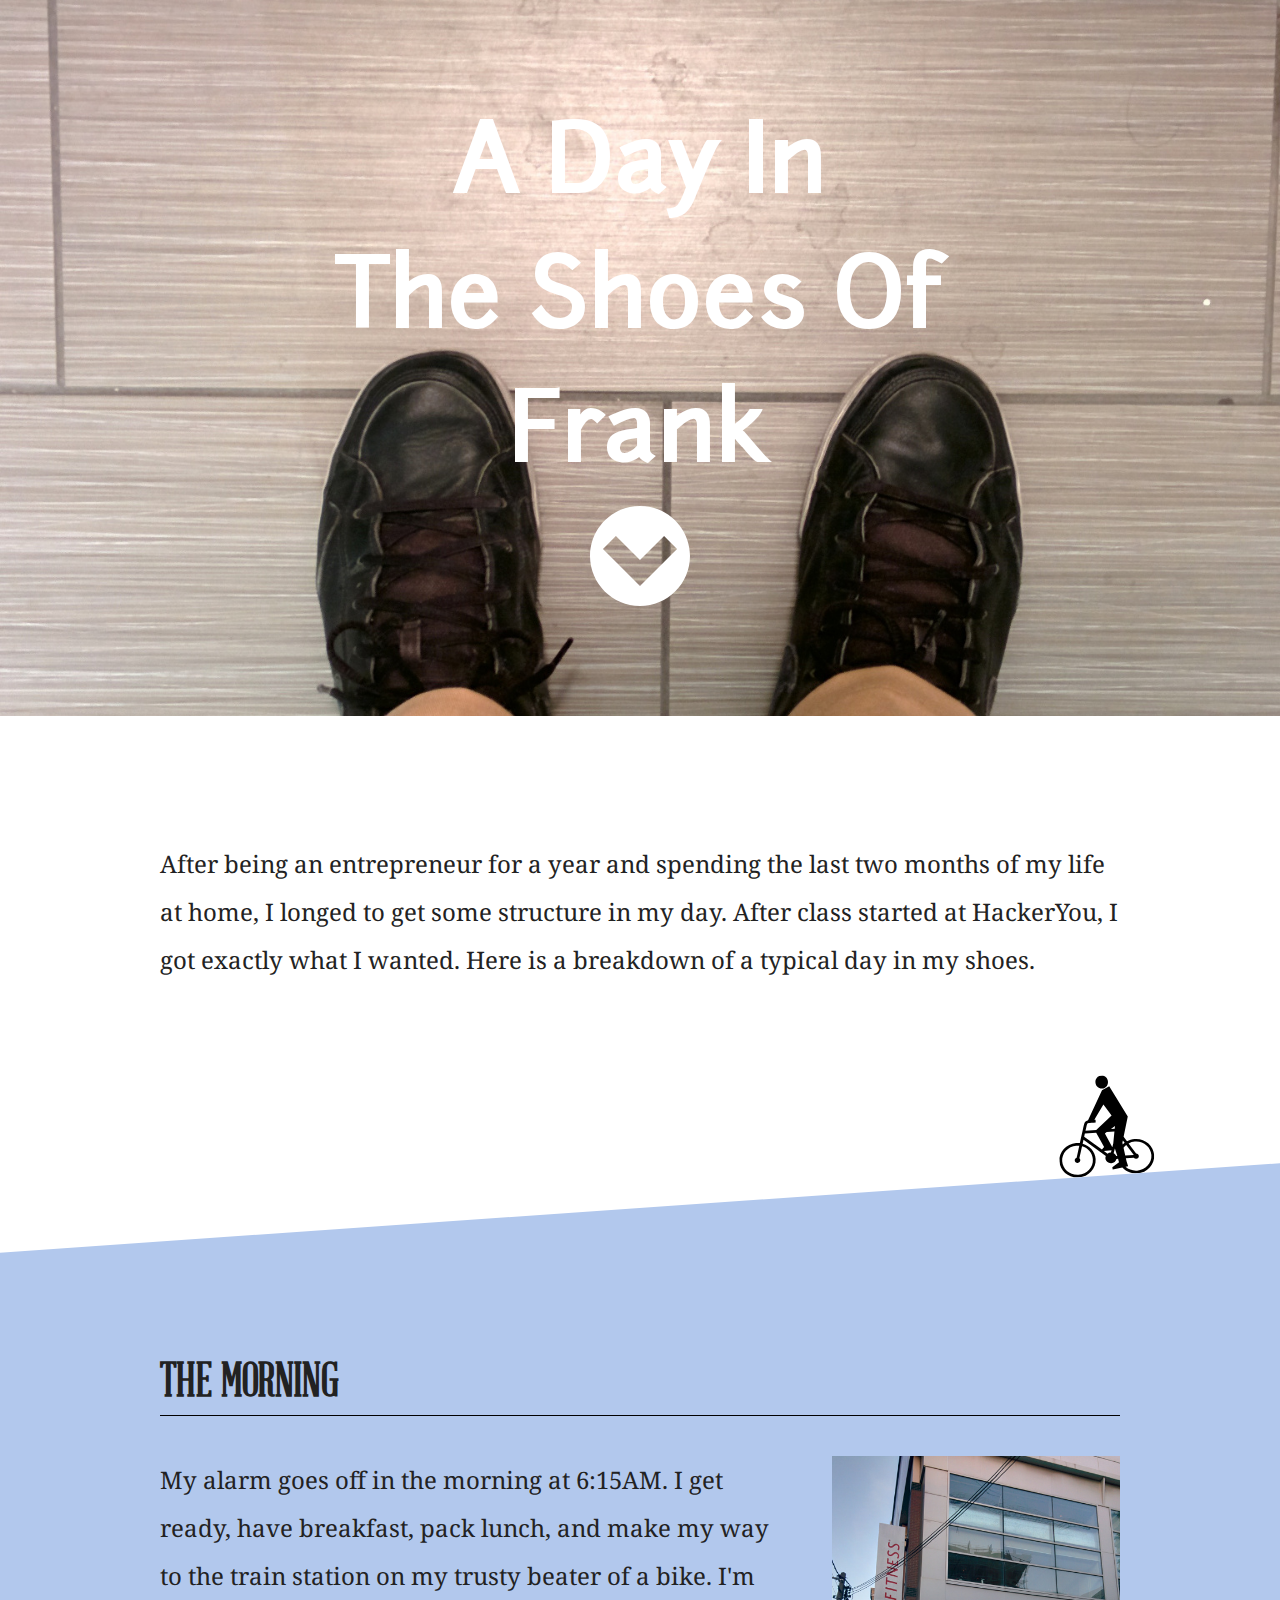
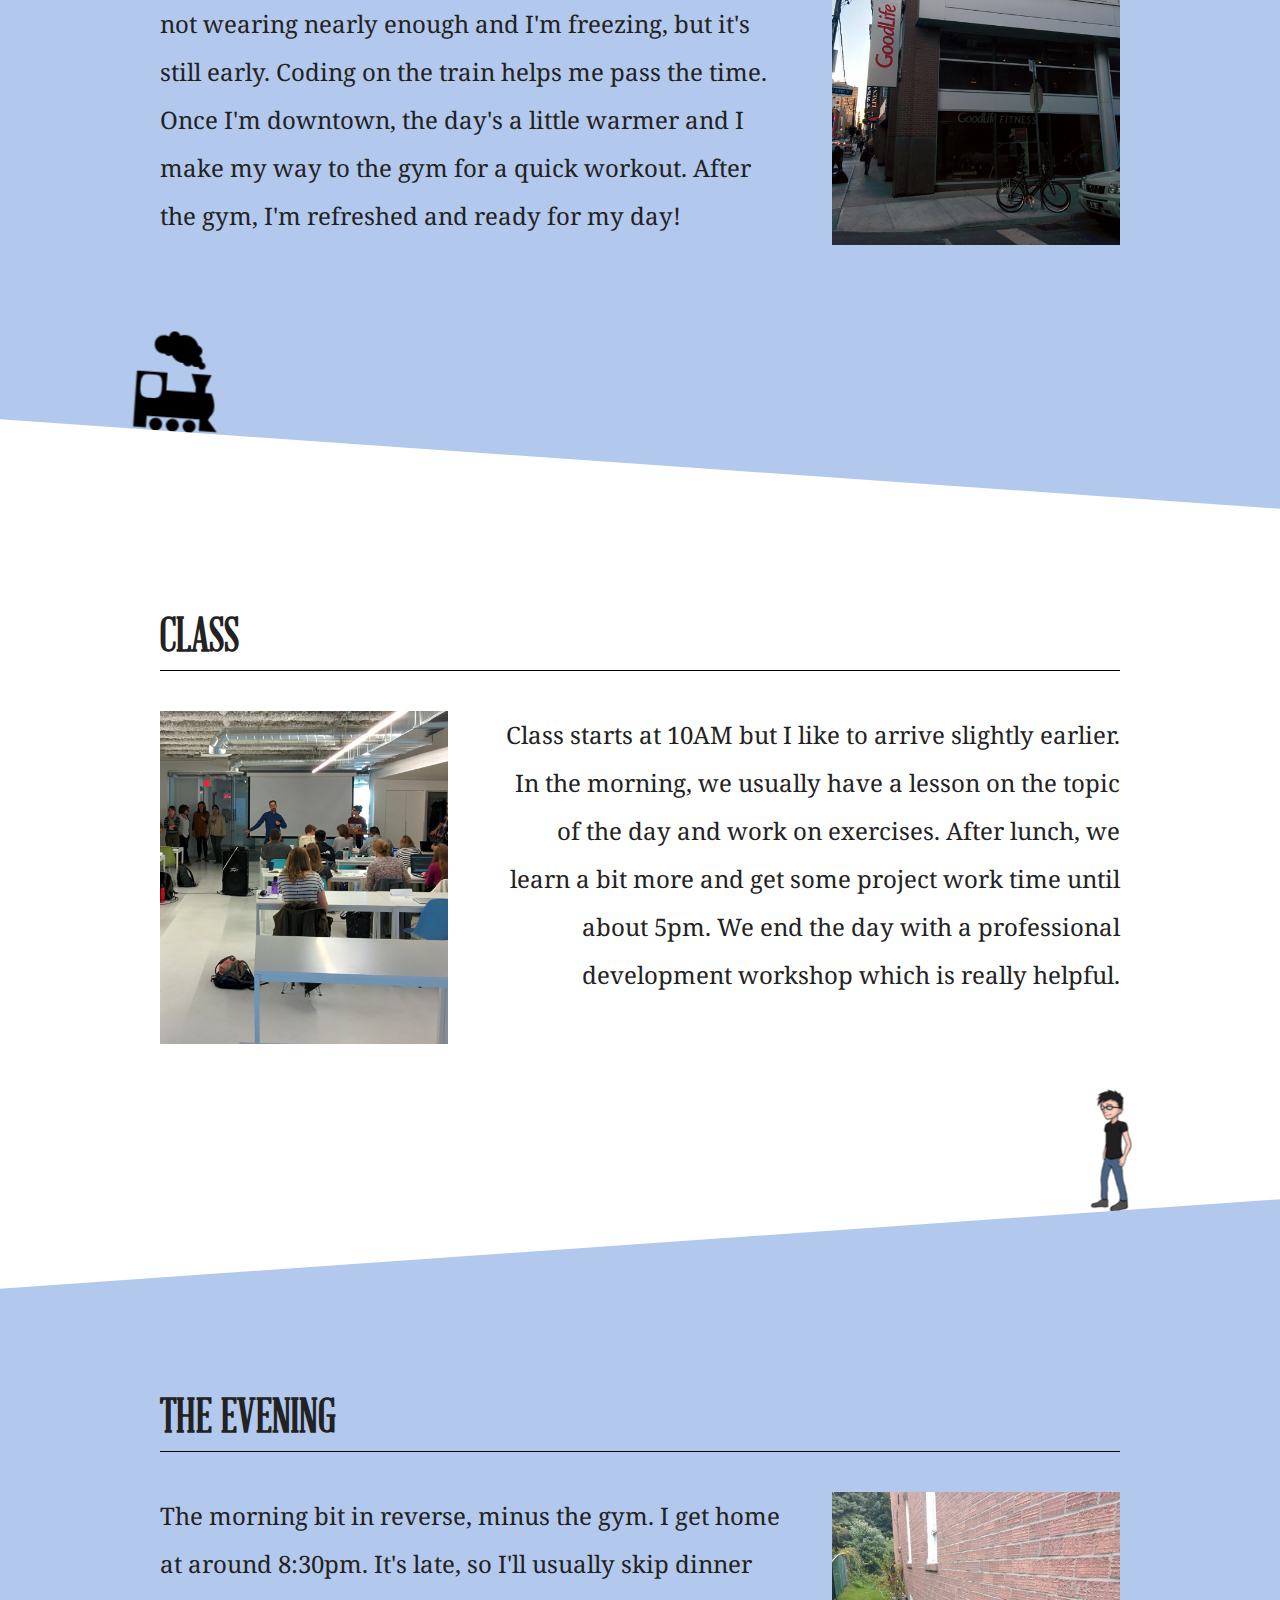
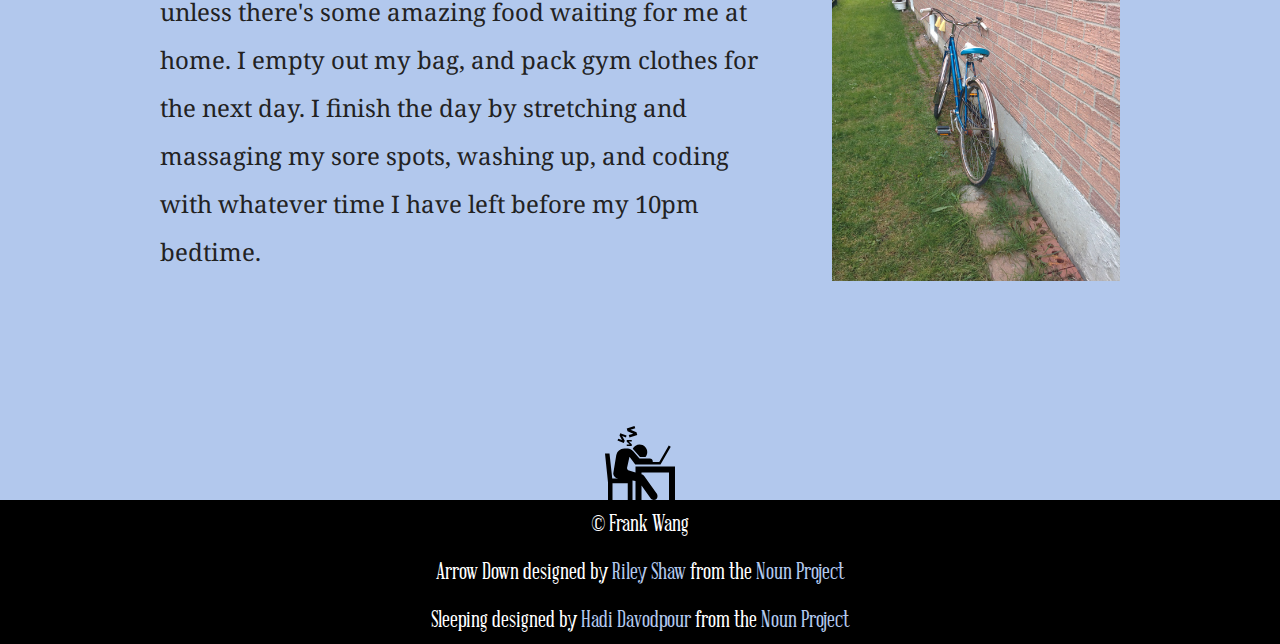
<file: index.html>
<!DOCTYPE html>
<!--[if lt IE 7]>      <html class="no-js lt-ie9 lt-ie8 lt-ie7"> <![endif]-->
<!--[if IE 7]>         <html class="no-js lt-ie9 lt-ie8"> <![endif]-->
<!--[if IE 8]>         <html class="no-js lt-ie9"> <![endif]-->
<!--[if gt IE 8]><!--> <html class="no-js"> <!--<![endif]-->
<html>
  <head>
    <meta charset="utf-8">
    <meta http-equiv="X-UA-Compatible" content="IE=edge,chrome=1">
    <title>A Day In Frank's Shoes</title>
    <meta name="description" content="">
    <meta name="viewport" content="width=device-width">
    <link rel="stylesheet" href="css/normalize.css">
    <link rel="stylesheet" href="css/main.css">
    <link href="css/style.css" rel="stylesheet" type="text/css" /><link href="css/abraham/stylesheet.css" rel="stylesheet" type="text/css" /><link href="css/junction/junction.css" rel="stylesheet" type="text/css" />
    <link href='http://fonts.googleapis.com/css?family=Droid+Serif:400,400italic' rel='stylesheet' type='text/css'>
  </head>
  <body>
    <!--[if lt IE 7]>
        <p class="chromeframe">You are using an outdated browser. <a href="http://browsehappy.com/">Upgrade your browser today</a> or <a href="http://www.google.com/chromeframe/?redirect=true">install Google Chrome Frame</a> to better experience this site.</p>
        <![endif]-->

    <!-- Add your site or application content here -->
<header id="top">
  <h1>A Day In <br>The Shoes Of <br>Frank</h1>
  <a data-scroll href="#intro">
    <svg class="down" xmlns="http://www.w3.org/2000/svg" xmlns:xlink="http://www.w3.org/1999/xlink" version="1.1" id="Layer_1" x="0px" y="0px" width="100px" height="100px" viewBox="0 0 100 100" enable-background="new 0 0 100 100" xml:space="preserve">
      <path d="M-0.001,50c0,27.613,22.386,50,50,50c27.614,0,50-22.387,50-50c0-27.615-22.386-50-50-50C22.386,0-0.001,22.384-0.001,50z   M74.074,30l12.963,12.964L50,79.998L12.963,42.963L25.926,30L50,54.072L74.074,30z"/>
    </svg>
  </a>
</header>
<div id="intro" class="filler"></div>

<section class="intro">
  <div class="container unskew">
    <p>
      After being an entrepreneur for a year and spending the last two months of my life at home, I longed to get some structure in my day. After class started at HackerYou, I got exactly what I wanted. Here is a breakdown of a typical day in my shoes.
    </p>
  </div>
  <svg class="bike commute" version="1.0" id="Layer_1" xmlns="http://www.w3.org/2000/svg" xmlns:xlink="http://www.w3.org/1999/xlink" x="0px" y="0px"
       width="95.018px" height="100px" viewBox="0 0 95.018 100" enable-background="new 0 0 95.018 100" xml:space="preserve">
    <path id="path6956" d="M54.03,6.466c0,3.569-2.813,6.465-6.281,6.465s-6.281-2.896-6.281-6.465C41.468,2.896,44.282,0,47.75,0
			   S54.03,2.896,54.03,6.466z"/>
    <path d="M76.853,65.509c-0.078,0-0.156-0.001-0.234,0c-2.791,0.034-5.431,0.666-7.783,1.768l-3.051-4.747l5.562-19.996
	     L54.928,11.257l-7.455,3.414L31.442,43.705c-2.797,0.587-3.355,1.63-4.234,3.723c-0.114,0.272-2.539,8.416-5.502,18.412
	     c-1.146-0.216-2.329-0.331-3.541-0.331c-0.079,0-0.156-0.001-0.234,0C8.012,65.629,0,73.31,0,82.754C0,92.274,8.138,100,18.165,100
	     c10.027,0,18.165-7.726,18.165-17.246c0-7.431-4.959-13.768-11.904-16.191c0.385-1.299,0.769-2.592,1.143-3.854l21.128,17.69
	     c-0.372,0.71-0.586,1.508-0.586,2.354c0,2.931,2.503,5.307,5.589,5.307c2.573,0,4.734-1.652,5.385-3.899h1.668
	     c0.102,1.203,0.339,2.371,0.689,3.492L52.37,92.29l0.242,2.209l9.754-1.351c3.316,4.16,8.57,6.852,14.486,6.852
	     c10.026,0,18.165-7.726,18.165-17.246C95.018,73.235,86.879,65.509,76.853,65.509z M33.535,82.754
	     c0,8.056-6.886,14.593-15.37,14.593S2.794,90.81,2.794,82.754c0-7.991,6.778-14.49,15.171-14.592c0.066-0.001,0.133,0,0.199,0
	     c0.95,0,1.878,0.086,2.78,0.243c-1.139,3.846-2.333,7.879-3.489,11.785c-1.2,0.298-2.086,1.331-2.086,2.563
	     c0,1.466,1.251,2.653,2.795,2.653s2.794-1.188,2.794-2.653c0-0.715-0.299-1.362-0.784-1.84c0.955-3.226,2.206-7.451,3.49-11.785
	     C29.435,71.232,33.535,76.54,33.535,82.754z M29.818,48.477c0.688-1.638,0.732-1.727,2.245-2.03c0.607-0.032,4.34-0.012,6.871,0.013
	     l0.028-2.812c-0.421-0.004-0.816-0.008-1.19-0.011l10.113-14.795l7.383,11.67L38.945,53.886H28.192
	     C29.088,50.879,29.707,48.817,29.818,48.477z M57.897,51.229l-0.447,2.657h-3.748L57.897,51.229z M26.442,59.771
	     c0.317-1.069,0.623-2.099,0.913-3.072h11.338l6.92,14.802l-2.362,2.345L26.442,59.771z M52,77.463c-0.1-0.005-0.198-0.015-0.3-0.015
	     c-1.143,0-2.203,0.327-3.089,0.886l-3.506-2.937l7.702-0.332L52,77.463z M47.35,57.908l1.91-1.21h7.719l-2.007,11.946l-1.188,3.527
	     L47.35,57.908z M57.085,81.348c-0.372-1.284-1.236-2.372-2.392-3.069l1.546-4.586l1.922,7.655H57.085z M64.161,68.358l0.612-2.198
	     l1.61,2.506c-0.688,0.461-1.335,0.971-1.947,1.517L64.161,68.358z M67.844,70.937l6.667,10.372
	     c-0.009,0.013-0.017,0.026-0.025,0.039h-8.368l-1.176-7.809C65.786,72.558,66.762,71.682,67.844,70.937z M76.853,97.347
	     c-4.438,0-8.435-1.79-11.24-4.647l2.633-0.364l-1.252-5.167l-0.453-3.007h7.945c0.494,0.748,1.368,1.246,2.367,1.246
	     c1.543,0,2.794-1.188,2.794-2.653c0-1.39-1.127-2.528-2.562-2.642L70.3,69.555c1.932-0.866,4.082-1.365,6.354-1.393
	     c0.066-0.001,0.133,0,0.199,0c8.484,0,15.37,6.537,15.37,14.592C92.223,90.81,85.337,97.347,76.853,97.347z"/>
  </svg>
</section>


<section class="morning">
  <div class="negunskew container clearfix">
    <h2 id="morning">The Morning</h2>
    <img class="right" alt="" width="500" height="676" src="img/gym.jpg" />
    <p class="leftp">
      My alarm goes off in the morning at 6:15AM. I get ready, have breakfast, pack lunch, and make my way to the train station on my trusty beater of a bike. I'm not wearing nearly enough and I'm freezing, but it's still early. Coding on the train helps me pass the time. Once I'm downtown, the day's a little warmer and I make my way to the gym for a quick workout. After the gym, I'm refreshed and ready for my day!
    </p>
  </div>
  <svg class="train commute" xmlns="http://www.w3.org/2000/svg" xmlns:xlink="http://www.w3.org/1999/xlink" version="1.1" id="Layer_1" x="0px" y="0px" width="100px" height="100px" viewBox="0 0 100 100" enable-background="new 0 0 100 100" xml:space="preserve">
    <g>
      <path d="M29.38,93.845c0-3.559,2.883-6.441,6.439-6.441c3.564,0,6.447,2.883,6.447,6.441c0,3.565-2.883,6.448-6.447,6.448   C32.264,100.293,29.38,97.411,29.38,93.845z"/>
      <path d="M46.137,93.845c0-3.559,2.888-6.441,6.447-6.441c3.561,0,6.443,2.883,6.443,6.441c0,3.565-2.883,6.448-6.443,6.448   C49.025,100.293,46.137,97.411,46.137,93.845z"/>
      <path d="M62.894,93.845c0-3.559,2.882-6.441,6.448-6.441c3.559,0,6.445,2.883,6.445,6.441c0,3.565-2.887,6.448-6.445,6.448   C65.776,100.293,62.894,97.411,62.894,93.845z"/>
      <path d="M91.582,41.635H61.121v17.888H31.789v-5.379l5.164-12.83H16.97l5.155,12.849v5.359h-6.283c0,0-8.272,15.092,0,23.365   l1.665,3.415L7.875,97.698h17.961V86.274h53.016v11.424h12.73V86.274v-26.73V41.635z M87.236,57.107   c0,5.963-0.965,10.798-6.923,10.798h-7.741c-5.959,0-6.927-4.835-6.927-10.798v-1.773c0-5.962,0.968-10.797,6.927-10.797h7.741   c5.958,0,6.923,4.834,6.923,10.797V57.107z"/>
      <path d="M66.641,4.51c-1.749,0-3.386,0.499-4.777,1.35c0-0.089,0.01-0.174,0.01-0.263c0-3.09-2.507-5.597-5.593-5.597   c-2.528,0-4.66,1.669-5.356,3.974c-1.607-0.645-3.367-1.007-5.201-1.007c-6.156,0-11.371,3.97-13.262,9.481   c-2.601,0.499-4.571,2.784-4.571,5.53c0,1.994,1.039,3.749,2.61,4.75c-1.938,0.987-3.259,2.991-3.259,5.309   c0,0.446,0.047,0.875,0.141,1.293c-0.047-0.004-0.094-0.019-0.141-0.019c-1.933,0-3.503,1.571-3.503,3.504s1.57,3.5,3.503,3.5   c1.717,0,3.146-1.247,3.438-2.883c0.767,0.367,1.623,0.573,2.521,0.573c1.811,0,3.424-0.809,4.524-2.083   c0.861,1.289,2.323,2.14,3.993,2.14c2.037,0,3.767-1.27,4.473-3.057c5.112-0.17,9.533-3.058,11.84-7.28   c0.862,0.724,1.957,1.175,3.166,1.175c1.679,0,3.146-0.837,4.035-2.116c0.461,0.075,0.931,0.122,1.41,0.122   c5.079,0,9.205-4.12,9.205-9.199C75.846,8.63,71.72,4.51,66.641,4.51z"/>
    </g>
  </svg>
</section>

<section class="school">
  <div class="container unskew clearfix">
    <h2 id="school">Class</h2>
    <img class="left" alt="" width="500" height="578" src="img/class.jpg" />
    <p class="rightp">
      Class starts at 10AM but I like to arrive slightly earlier. In the morning, we usually have a lesson on the topic of the day and work on exercises. After lunch, we learn a bit more and get some project work time until about 5pm. We end the day with a professional development workshop which is really helpful.
    </p>
  </div>
  <div class="walk"></div>
</section>

<section class="evening">
  <div class="container clearfix">
    <h2 id="evening">The Evening</h2>
    <img class="right" alt="" width="500" height="676" src="img/bike.jpg" />
    <p class="leftp">
      The morning bit in reverse, minus the gym. I get home at around 8:30pm. It's late, so I'll usually skip dinner unless there's some amazing food waiting for me at home. I empty out my bag, and pack gym clothes for the next day. I finish the day by stretching and massaging my sore spots, washing up, and coding with whatever time I have left before my 10pm bedtime.
    </p>
  </div>
  <svg class="sleep commute" xmlns="http://www.w3.org/2000/svg" xmlns:xlink="http://www.w3.org/1999/xlink" xml:space="preserve" width="100.0px" height="100px" version="1.1" style="shape-rendering:geometricPrecision; text-rendering:geometricPrecision; image-rendering:optimizeQuality; fill-rule:evenodd; clip-rule:evenodd" viewBox="0 0 400 400">
    <g id="Layer_x0020_1">
      <metadata id="CorelCorpID_0Corel-Layer"/>
      <path class="fil0" d="M203 181l0 0 -1 1 -41 0c-7,0 -12,5 -12,12 0,1 0,2 0,2l-26 0 -38 -66 -8 5 41 71 81 0 0 0 20 0 23 -31 10 45c0,8 -8,10 -8,10l-26 8 0 -24 -24 0 -110 0 -24 0c0,44 0,89 0,134l24 0c0,-6 0,18 0,-110l110 0 0 7c-4,0 -7,3 -10,6l0 0 -52 73 0 0c-1,2 -2,5 -2,9 0,8 6,15 15,15 5,0 10,-3 12,-6l0 0 37 -52 0 58 24 0 0 -76 12 -2 0 11 0 67 19 0 0 -67 61 0 0 67 18 0 0 -67 0 -3 12 -116 -18 0 -11 100 -25 0c8,0 15,-5 19,-12 1,-2 2,-5 2,-8l-12 -73c-2,-15 -16,-27 -32,-27l-14 0c0,0 -1,0 -1,0 -12,0 -19,9 -26,17l-19 22zm19 -129l31 10 -3 11 -23 10 18 5 -3 10 -31 -10 3 -11 24 -10 -19 -6 3 -9zm32 38l25 -9 3 9 -10 18 15 -5 3 7 -25 10 -4 -9 10 -19 -15 6 -2 -8zm-21 18l20 0 0 7 -12 11 12 0 0 6 -20 0 0 -7 12 -11 -12 0 0 -6zm-4 35c-5,-10 -16,-17 -27,-17 -17,0 -31,14 -31,31 0,7 3,14 7,19l22 0 29 -33z"/>
    </g>
  </svg>
</section>
<footer>
  <p>&#169 Frank Wang</p>
  <p>Arrow Down designed by <a href="http://www.thenounproject.com/riley" target="_blank">Riley Shaw</a> from the <a href="http://www.thenounproject.com" target="_blank">Noun Project</a></p>
  <p>Sleeping designed by <a href="http://www.thenounproject.com/hadivoice" target="_blank">Hadi Davodpour</a> from the <a href="http://www.thenounproject.com" target="_blank">Noun Project</a></p>
</footer>

    <script src="//ajax.googleapis.com/ajax/libs/jquery/1.11.1/jquery.min.js"></script>
    <script src="js/plugins.js"></script>
    <script src="js/main.js"></script>
    <script src="js/vendor/smooth-scroll.js" type="text/javascript"></script><script src="js/vendor/bind-polyfill.js" type="text/javascript"></script>
    <script>
      smoothScroll.init({easing: 'easeInOutQuad', updateURL: false});
    </script>
  </body>
</html>
</file>
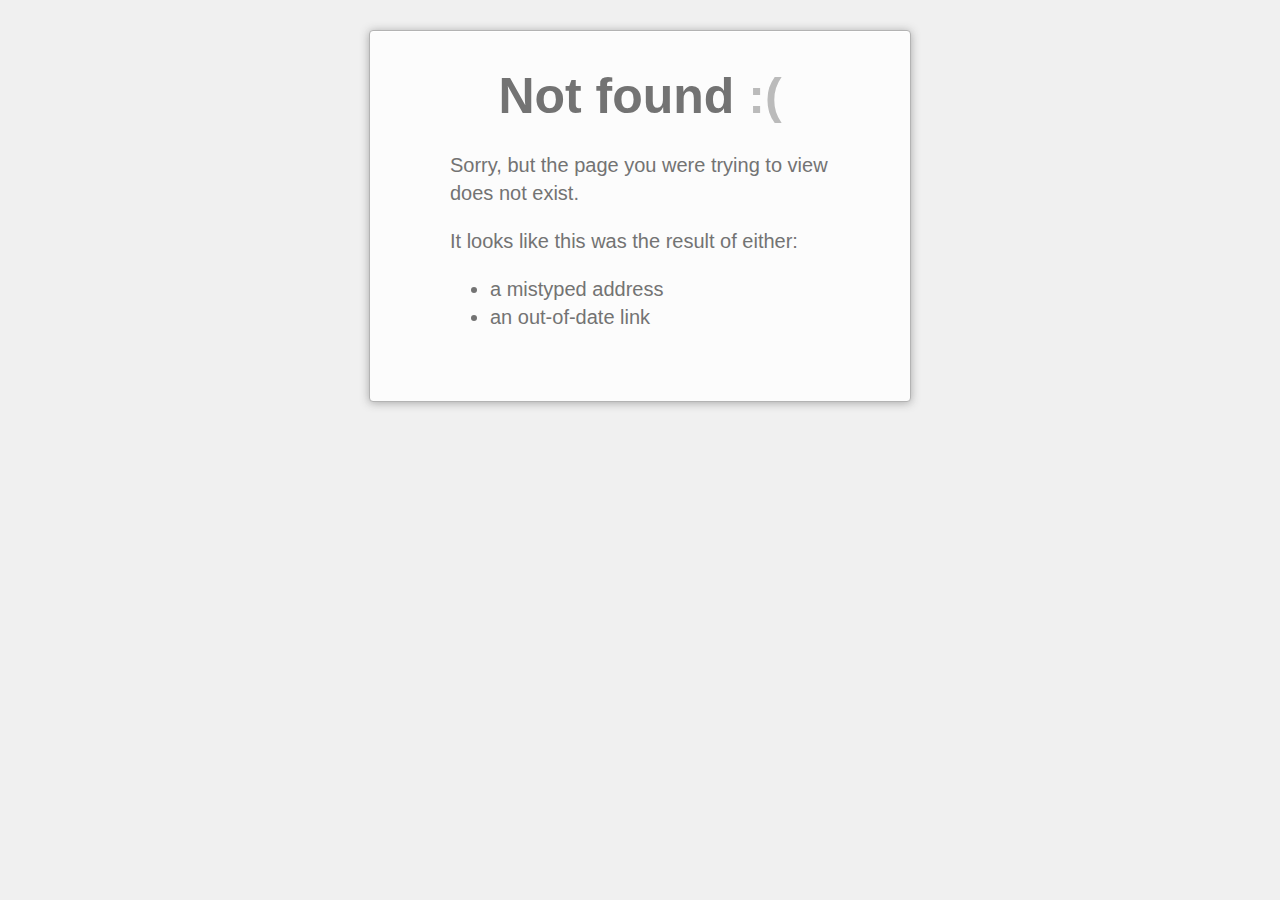
<file: 404/index.html>
<!DOCTYPE html>
<html lang="en">
    <head>
        <meta charset="utf-8">
        <title>Page Not Found :(</title>
        <style>
            ::-moz-selection {
                background: #b3d4fc;
                text-shadow: none;
            }

            ::selection {
                background: #b3d4fc;
                text-shadow: none;
            }

            html {
                padding: 30px 10px;
                font-size: 20px;
                line-height: 1.4;
                color: #737373;
                background: #f0f0f0;
                -webkit-text-size-adjust: 100%;
                -ms-text-size-adjust: 100%;
            }

            html,
            input {
                font-family: "Helvetica Neue", Helvetica, Arial, sans-serif;
            }

            body {
                max-width: 500px;
                _width: 500px;
                padding: 30px 20px 50px;
                border: 1px solid #b3b3b3;
                border-radius: 4px;
                margin: 0 auto;
                box-shadow: 0 1px 10px #a7a7a7, inset 0 1px 0 #fff;
                background: #fcfcfc;
            }

            h1 {
                margin: 0 10px;
                font-size: 50px;
                text-align: center;
            }

            h1 span {
                color: #bbb;
            }

            h3 {
                margin: 1.5em 0 0.5em;
            }

            p {
                margin: 1em 0;
            }

            ul {
                padding: 0 0 0 40px;
                margin: 1em 0;
            }

            .container {
                max-width: 380px;
                _width: 380px;
                margin: 0 auto;
            }

            /* google search */

            #goog-fixurl ul {
                list-style: none;
                padding: 0;
                margin: 0;
            }

            #goog-fixurl form {
                margin: 0;
            }

            #goog-wm-qt,
            #goog-wm-sb {
                border: 1px solid #bbb;
                font-size: 16px;
                line-height: normal;
                vertical-align: top;
                color: #444;
                border-radius: 2px;
            }

            #goog-wm-qt {
                width: 220px;
                height: 20px;
                padding: 5px;
                margin: 5px 10px 0 0;
                box-shadow: inset 0 1px 1px #ccc;
            }

            #goog-wm-sb {
                display: inline-block;
                height: 32px;
                padding: 0 10px;
                margin: 5px 0 0;
                white-space: nowrap;
                cursor: pointer;
                background-color: #f5f5f5;
                background-image: -webkit-linear-gradient(rgba(255,255,255,0), #f1f1f1);
                background-image: -moz-linear-gradient(rgba(255,255,255,0), #f1f1f1);
                background-image: -ms-linear-gradient(rgba(255,255,255,0), #f1f1f1);
                background-image: -o-linear-gradient(rgba(255,255,255,0), #f1f1f1);
                -webkit-appearance: none;
                -moz-appearance: none;
                appearance: none;
                *overflow: visible;
                *display: inline;
                *zoom: 1;
            }

            #goog-wm-sb:hover,
            #goog-wm-sb:focus {
                border-color: #aaa;
                box-shadow: 0 1px 1px rgba(0, 0, 0, 0.1);
                background-color: #f8f8f8;
            }

            #goog-wm-qt:hover,
            #goog-wm-qt:focus {
                border-color: #105cb6;
                outline: 0;
                color: #222;
            }

            input::-moz-focus-inner {
                padding: 0;
                border: 0;
            }
        </style>
    </head>
    <body>
        <div class="container">
            <h1>Not found <span>:(</span></h1>
            <p>Sorry, but the page you were trying to view does not exist.</p>
            <p>It looks like this was the result of either:</p>
            <ul>
                <li>a mistyped address</li>
                <li>an out-of-date link</li>
            </ul>
            <script>
                var GOOG_FIXURL_LANG = (navigator.language || '').slice(0,2),GOOG_FIXURL_SITE = location.host;
            </script>
            <script src="http://linkhelp.clients.google.com/tbproxy/lh/wm/fixurl.js"></script>
        </div>
    </body>
</html>
</file>
<file: css/main.css>
/*
 * HTML5 Boilerplate
 *
 * What follows is the result of much research on cross-browser styling.
 * Credit left inline and big thanks to Nicolas Gallagher, Jonathan Neal,
 * Kroc Camen, and the H5BP dev community and team.
 */

/* ==========================================================================
   Base styles: opinionated defaults
   ========================================================================== */


html,
button,
input,
select,
textarea {
    color: #222;
}

body {
    font-size: 1em;
    line-height: 1.4;
}

/*
 * Remove text-shadow in selection highlight: h5bp.com/i
 * These selection declarations have to be separate.
 * Customize the background color to match your design.
 */

::-moz-selection {
    background: #b3d4fc;
    text-shadow: none;
}

::selection {
    background: #b3d4fc;
    text-shadow: none;
}

/*
 * A better looking default horizontal rule
 */

hr {
    display: block;
    height: 1px;
    border: 0;
    border-top: 1px solid #ccc;
    margin: 1em 0;
    padding: 0;
}

/*
 * Remove the gap between images and the bottom of their containers: h5bp.com/i/440
 */

img {
    vertical-align: middle;
}

/*
 * Remove default fieldset styles.
 */

fieldset {
    border: 0;
    margin: 0;
    padding: 0;
}

/*
 * Allow only vertical resizing of textareas.
 */

textarea {
    resize: vertical;
}

/* ==========================================================================
   Chrome Frame prompt
   ========================================================================== */

.chromeframe {
    margin: 0.2em 0;
    background: #ccc;
    color: #000;
    padding: 0.2em 0;
}

/* ==========================================================================
   Author's custom styles
   ========================================================================== */

















/* ==========================================================================
   Helper classes
   ========================================================================== */

/*
 * Image replacement
 */

.ir {
    background-color: transparent;
    border: 0;
    overflow: hidden;
    /* IE 6/7 fallback */
    *text-indent: -9999px;
}

.ir:before {
    content: "";
    display: block;
    width: 0;
    height: 100%;
}

/*
 * Hide from both screenreaders and browsers: h5bp.com/u
 */

.hidden {
    display: none !important;
    visibility: hidden;
}

/*
 * Hide only visually, but have it available for screenreaders: h5bp.com/v
 */

.visuallyhidden {
    border: 0;
    clip: rect(0 0 0 0);
    height: 1px;
    margin: -1px;
    overflow: hidden;
    padding: 0;
    position: absolute;
    width: 1px;
}

/*
 * Extends the .visuallyhidden class to allow the element to be focusable
 * when navigated to via the keyboard: h5bp.com/p
 */

.visuallyhidden.focusable:active,
.visuallyhidden.focusable:focus {
    clip: auto;
    height: auto;
    margin: 0;
    overflow: visible;
    position: static;
    width: auto;
}

/*
 * Hide visually and from screenreaders, but maintain layout
 */

.invisible {
    visibility: hidden;
}

/*
 * Clearfix: contain floats
 *
 * For modern browsers
 * 1. The space content is one way to avoid an Opera bug when the
 *    `contenteditable` attribute is included anywhere else in the document.
 *    Otherwise it causes space to appear at the top and bottom of elements
 *    that receive the `clearfix` class.
 * 2. The use of `table` rather than `block` is only necessary if using
 *    `:before` to contain the top-margins of child elements.
 */

.clearfix:before,
.clearfix:after {
    content: " "; /* 1 */
    display: table; /* 2 */
}

.clearfix:after {
    clear: both;
}

/*
 * For IE 6/7 only
 * Include this rule to trigger hasLayout and contain floats.
 */

.clearfix {
    *zoom: 1;
}

/* ==========================================================================
   EXAMPLE Media Queries for Responsive Design.
   Theses examples override the primary ('mobile first') styles.
   Modify as content requires.
   ========================================================================== */

@media only screen and (min-width: 35em) {
    /* Style adjustments for viewports that meet the condition */
}

@media only screen and (-webkit-min-device-pixel-ratio: 1.5),
       only screen and (min-resolution: 144dpi) {
    /* Style adjustments for high resolution devices */
}

/* ==========================================================================
   Print styles.
   Inlined to avoid required HTTP connection: h5bp.com/r
   ========================================================================== */

@media print {
    * {
        background: transparent !important;
        color: #000 !important; /* Black prints faster: h5bp.com/s */
        box-shadow:none !important;
        text-shadow: none !important;
    }

    a,
    a:visited {
        text-decoration: underline;
    }

    a[href]:after {
        content: " (" attr(href) ")";
    }

    abbr[title]:after {
        content: " (" attr(title) ")";
    }

    /*
     * Don't show links for images, or javascript/internal links
     */

    .ir a:after,
    a[href^="javascript:"]:after,
    a[href^="#"]:after {
        content: "";
    }

    pre,
    blockquote {
        border: 1px solid #999;
        page-break-inside: avoid;
    }

    thead {
        display: table-header-group; /* h5bp.com/t */
    }

    tr,
    img {
        page-break-inside: avoid;
    }

    img {
        max-width: 100% !important;
    }

    @page {
        margin: 0.5cm;
    }

    p,
    h2,
    h3 {
        orphans: 3;
        widows: 3;
    }

    h2,
    h3 {
        page-break-after: avoid;
    }
}
</file>
<file: css/style.css>
/* line 1, /Users/frankwang/src/inmyshoes/source/css/style.scss */
* {
  box-sizing: border-box; }

/* line 5, /Users/frankwang/src/inmyshoes/source/css/style.scss */
html {
  font-size: 16px; }

/* line 9, /Users/frankwang/src/inmyshoes/source/css/style.scss */
body {
  font-family: 'Droid Serif';
  font-size: 1.5rem; }

/* line 14, /Users/frankwang/src/inmyshoes/source/css/style.scss */
section {
  overflow: hidden; }

/* line 18, /Users/frankwang/src/inmyshoes/source/css/style.scss */
a {
  color: #B2C8ED;
  text-decoration: none; }

/* line 23, /Users/frankwang/src/inmyshoes/source/css/style.scss */
h1 {
  margin: 0;
  font-family: 'Junction';
  font-size: 6rem; }

/* line 29, /Users/frankwang/src/inmyshoes/source/css/style.scss */
h2 {
  font-family: 'Abraham';
  text-transform: uppercase;
  font-size: 3rem;
  border-bottom: 1px solid black; }

/* line 36, /Users/frankwang/src/inmyshoes/source/css/style.scss */
p {
  line-height: 2; }

/* Icon formatting */
/* line 41, /Users/frankwang/src/inmyshoes/source/css/style.scss */
svg {
  transition: all 0.2s ease; }

/* line 45, /Users/frankwang/src/inmyshoes/source/css/style.scss */
.arrow {
  cursor: pointer; }

/* line 49, /Users/frankwang/src/inmyshoes/source/css/style.scss */
.down {
  fill: #fff; }

/* line 53, /Users/frankwang/src/inmyshoes/source/css/style.scss */
.down:hover {
  fill: #B2C8ED; }

/* line 57, /Users/frankwang/src/inmyshoes/source/css/style.scss */
.commute {
  position: absolute;
  bottom: 0; }

/* line 62, /Users/frankwang/src/inmyshoes/source/css/style.scss */
.bike {
  transform: skewY(4deg) rotate(-4deg);
  right: 10%;
  transition: all 2s ease-in; }

/* line 68, /Users/frankwang/src/inmyshoes/source/css/style.scss */
.walk {
  position: absolute;
  bottom: -2px;
  transform: skewY(4deg);
  right: 10%;
  width: 83.33px;
  height: 126px;
  background-image: url("../img/walkingsprite.png");
  background-position: -83.33px -252px;
  transition: right 5s linear; }

/* line 80, /Users/frankwang/src/inmyshoes/source/css/style.scss */
.train {
  transform: rotateY(180deg) skewY(4deg) rotate(-4deg);
  left: 10%;
  transition: all 1.5s ease-in; }

/* line 86, /Users/frankwang/src/inmyshoes/source/css/style.scss */
.sleep {
  bottom: -13px;
  transition: fill 0.5s ease-out;
  transform: rotateY(180deg);
  left: calc(50% - 50px); }

/* line 93, /Users/frankwang/src/inmyshoes/source/css/style.scss */
.sleep:hover {
  fill: #fff;
  cursor: pointer; }

/* line 98, /Users/frankwang/src/inmyshoes/source/css/style.scss */
.rightdown, .leftdown {
  position: absolute;
  bottom: 0; }

/* line 103, /Users/frankwang/src/inmyshoes/source/css/style.scss */
.rightdown {
  right: 10px;
  transform: skewY(4deg); }

/* line 108, /Users/frankwang/src/inmyshoes/source/css/style.scss */
.leftdown {
  left: 10px;
  transform: skewY(-4deg); }

/* line 113, /Users/frankwang/src/inmyshoes/source/css/style.scss */
.rightdown:hover {
  fill: #B2C8ED; }

/* line 117, /Users/frankwang/src/inmyshoes/source/css/style.scss */
.leftdown:hover {
  fill: #fff; }

/* Icon animation */
/* line 122, /Users/frankwang/src/inmyshoes/source/css/style.scss */
.downhill-left {
  right: 100% !important; }

/* line 126, /Users/frankwang/src/inmyshoes/source/css/style.scss */
.downhill-right {
  left: 100% !important; }

/* line 130, /Users/frankwang/src/inmyshoes/source/css/style.scss */
.no-transition {
  transition-duration: 0s !important; }

/* line 134, /Users/frankwang/src/inmyshoes/source/css/style.scss */
.walking {
  transform: rotate(-4deg);
  right: 100% !important;
  -webkit-animation: walking 0.7s steps(6) infinite;
  -moz-animation: walking 0.7s steps(6) infinite;
  -o-animation: walking 0.7s steps(6) infinite;
  -ms-animation: walking 0.7s steps(6) infinite;
  animation: walking 0.7s steps(6) infinite; }

@-webkit-keyframes walking {
  from {
    background-position: 0px -126px; }
  to {
    background-position: -500px -126px; } }
@-moz-keyframes walking {
  from {
    background-position: 0px -126px; }
  to {
    background-position: -500px -126px; } }
@-ms-keyframes walking {
  from {
    background-position: 0px -126px; }
  to {
    background-position: -500px -126px; } }
@-o-keyframes walking {
  from {
    background-position: 0px -126px; }
  to {
    background-position: -500px -126px; } }
@keyframes walking {
  from {
    background-position: 0px -126px; }
  to {
    background-position: -500px -126px; } }
/* Sections */
/* line 195, /Users/frankwang/src/inmyshoes/source/css/style.scss */
header {
  background: url("../img/shoes.jpg");
  background-size: cover;
  background-position: center center;
  background-attachment: fixed;
  color: #fff;
  padding: 8% 0;
  text-align: center; }

/* line 205, /Users/frankwang/src/inmyshoes/source/css/style.scss */
.filler {
  background: #fff;
  height: 250px;
  margin-bottom: -150px; }

/* line 211, /Users/frankwang/src/inmyshoes/source/css/style.scss */
.intro {
  background: #fff;
  padding-bottom: 200px;
  margin-bottom: -150px;
  position: relative;
  transform: skewY(-4deg);
  z-index: 99; }

/* line 220, /Users/frankwang/src/inmyshoes/source/css/style.scss */
.morning {
  position: relative;
  background: #B2C8ED;
  transform: skewY(4deg);
  padding-bottom: 200px;
  padding-top: 250px;
  margin-bottom: -150px;
  z-index: 98; }

/* line 230, /Users/frankwang/src/inmyshoes/source/css/style.scss */
.school {
  position: relative;
  padding-bottom: 200px;
  padding-top: 250px;
  margin-bottom: -150px;
  transform: skewY(-4deg);
  background: #fff;
  z-index: 97; }

/* line 240, /Users/frankwang/src/inmyshoes/source/css/style.scss */
.evening {
  position: relative;
  padding-bottom: 200px;
  padding-top: 250px;
  background: #B2C8ED; }

/* line 247, /Users/frankwang/src/inmyshoes/source/css/style.scss */
footer {
  background: #000;
  text-align: center; }
  /* line 250, /Users/frankwang/src/inmyshoes/source/css/style.scss */
  footer p {
    font-family: 'Abraham';
    border-width: 0;
    padding: 0;
    margin: 0;
    font-size: 1.5rem;
    color: #fff; }

/* line 260, /Users/frankwang/src/inmyshoes/source/css/style.scss */
.container {
  max-width: 1000px;
  padding: 0 20px;
  width: 100%;
  margin: 0 auto; }

/* line 267, /Users/frankwang/src/inmyshoes/source/css/style.scss */
.negunskew {
  transform: skewY(-4deg); }

/* line 271, /Users/frankwang/src/inmyshoes/source/css/style.scss */
.unskew {
  transform: skewY(4deg); }

/* Image formatting */
/* line 277, /Users/frankwang/src/inmyshoes/source/css/style.scss */
img {
  width: 30%;
  height: auto; }

/* line 282, /Users/frankwang/src/inmyshoes/source/css/style.scss */
.right {
  float: right;
  margin-left: 5%; }

/* line 287, /Users/frankwang/src/inmyshoes/source/css/style.scss */
.left {
  float: left;
  margin-right: 5%; }

/* line 292, /Users/frankwang/src/inmyshoes/source/css/style.scss */
.leftp {
  text-align: left; }

/* line 296, /Users/frankwang/src/inmyshoes/source/css/style.scss */
.rightp {
  text-align: right; }

@media (max-width: 640px) {
  /* line 301, /Users/frankwang/src/inmyshoes/source/css/style.scss */
  html {
    font-size: 10px; }

  /* line 304, /Users/frankwang/src/inmyshoes/source/css/style.scss */
  .bike {
    transition: all 1s ease-in;
    right: 25%; }

  /* line 308, /Users/frankwang/src/inmyshoes/source/css/style.scss */
  .train {
    transition: all 1.5s ease-in;
    left: 25%; }

  /* line 312, /Users/frankwang/src/inmyshoes/source/css/style.scss */
  .walk {
    transition: all 2.5s linear;
    right: 25%; } }
</file>
<file: css/abraham/stylesheet.css>
/* Generated by Font Squirrel (http://www.fontsquirrel.com) on September 19, 2014 */




@font-face {
    font-family: 'Abraham';
    src: url('abrahamlincoln-webfont.eot');
    src: url('abrahamlincoln-webfont.eot?#iefix') format('embedded-opentype'),
         url('abrahamlincoln-webfont.woff2') format('woff2'),
         url('abrahamlincoln-webfont.woff') format('woff'),
         url('abrahamlincoln-webfont.ttf') format('truetype'),
         url('abrahamlincoln-webfont.svg#abraham_lincolnregular') format('svg');
    font-weight: normal;
    font-style: normal;
}
</file>
<file: css/junction/junction.css>
@font-face {
    font-family: 'Junction';
    src: url('junction-bold.eot');
    src: url('junction-bold.eot?#iefix') format('embedded-opentype'),
         url('junction-bold.woff') format('woff'),
         url('junction-bold.ttf') format('truetype'),
         url('junction-bold.svg#junctionbold') format('svg');
    font-weight: bold;
    font-style: normal;

}

@font-face {
    font-family: 'Junction';
    src: url('junction-light.eot');
    src: url('junction-light.eot?#iefix') format('embedded-opentype'),
         url('junction-light.woff') format('woff'),
         url('junction-light.ttf') format('truetype'),
         url('junction-light.svg#junctionlight') format('svg');
    font-weight: normal;
    font-style: normal;

}

@font-face {
    font-family: 'Junction';
    src: url('junction-regular.eot');
    src: url('junction-regular.eot?#iefix') format('embedded-opentype'),
         url('junction-regular.woff') format('woff'),
         url('junction-regular.ttf') format('truetype'),
         url('junction-regular.svg#junctionregular') format('svg');
    font-weight: normal;
    font-style: normal;

}
</file>
